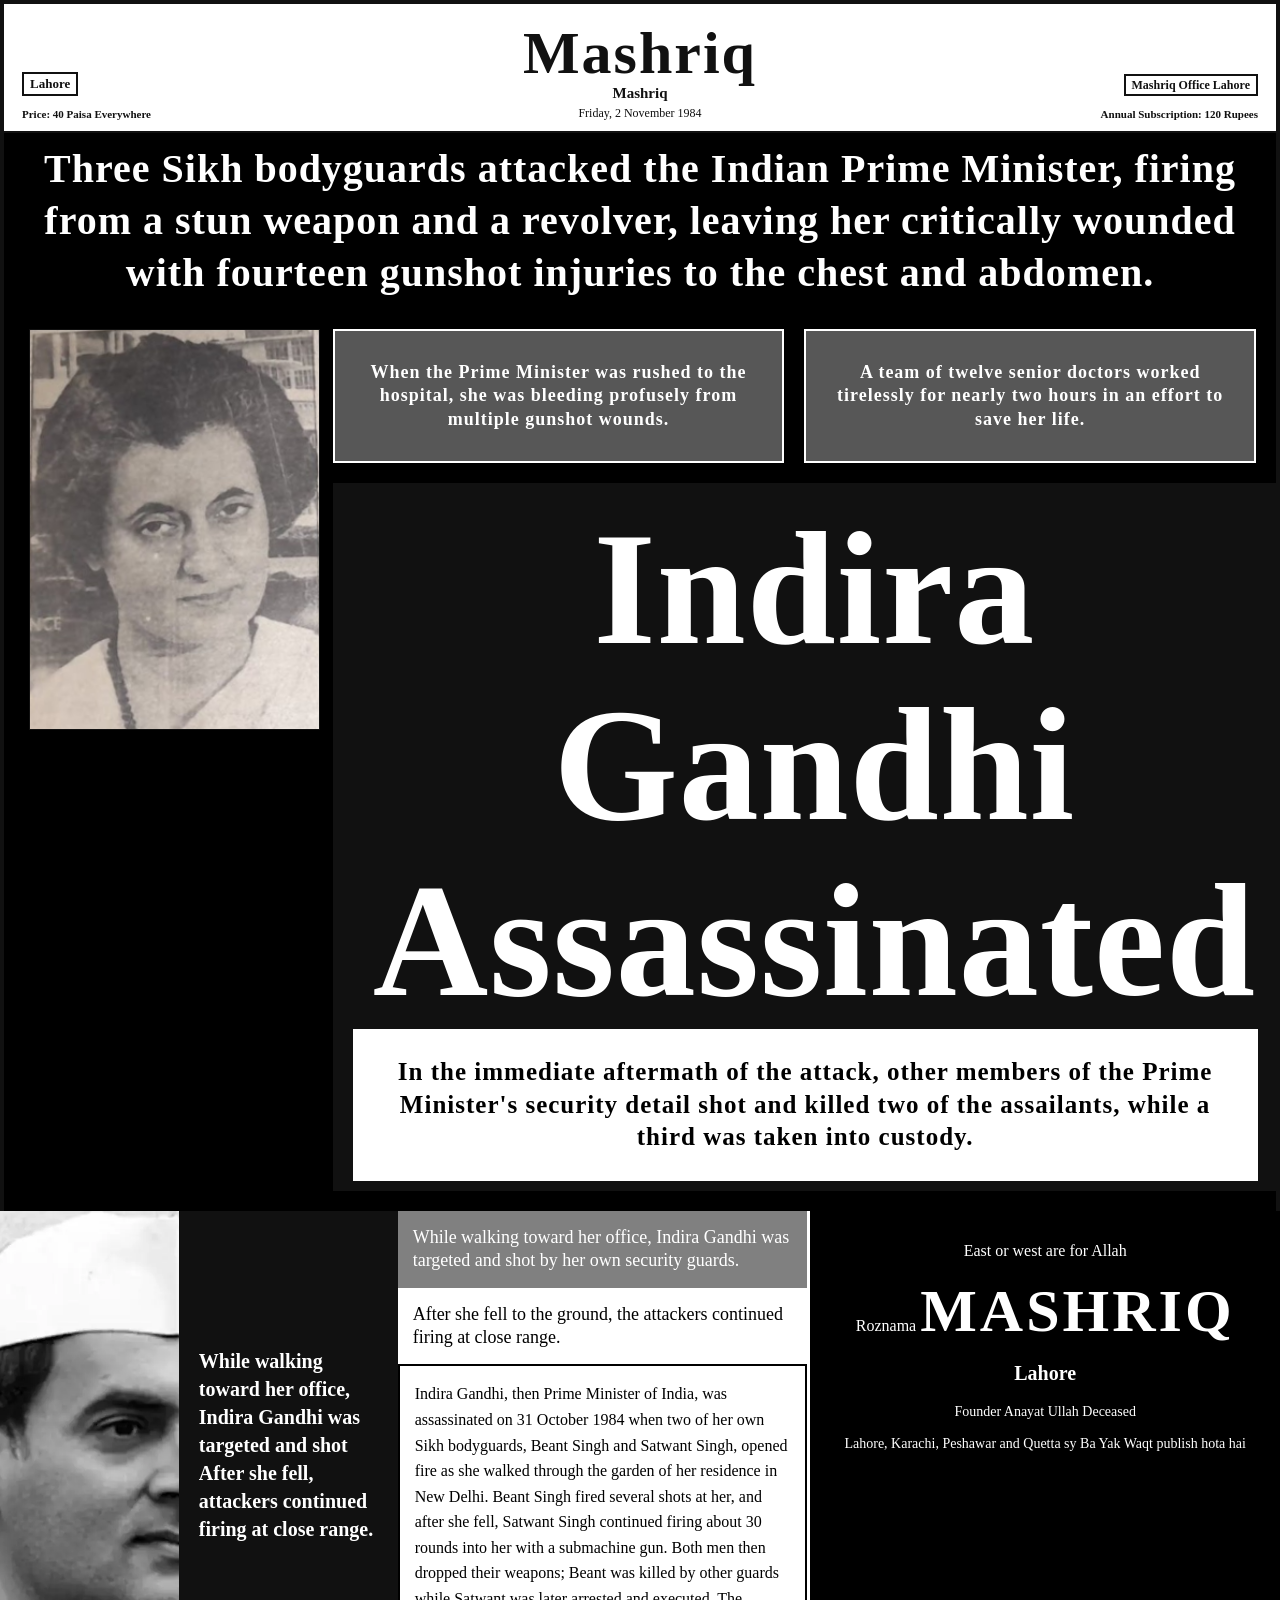
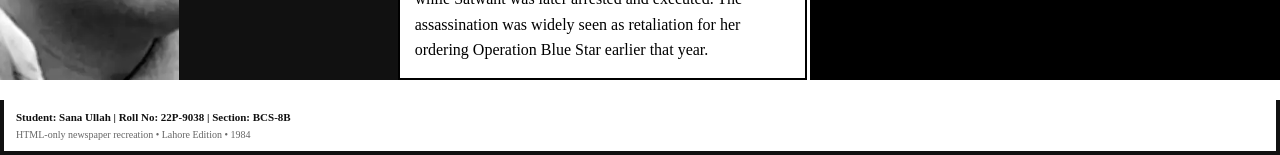
<file: HTML-Newspaper-SanaUllah-22P-9038/index.html>
<!DOCTYPE html>
<html lang="en">
<head>
  <meta charset="UTF-8">
  <title>Mashriq - Newspaper Recreation</title>
  <meta name="viewport" content="width=device-width, initial-scale=1.0">
</head>





<body style="margin: 0; padding: 0; font-family: Georgia, 'Times New Roman', serif; background: #fff; color: #111; line-height: 1.3;">

   <!-- ========================= HEADER (MASTHEAD) ========================= -->

  <!-- HEADER (MASTHEAD) -->
  <header style="border: 4px solid #111; border-bottom: none; padding: 10px 0 0 0; text-align: center; background: #fff; color: #111; margin-bottom: 0; position: relative;">
    <div style="display: flex; align-items: flex-end; justify-content: space-between; width: 100%;">
      <div style="width: 32%; min-width: 180px; text-align: left; padding-left: 18px; font-size: 13px; font-weight: bold; line-height: 1.2;">
        <div style="border: 2px solid #111; padding: 2px 6px; display: inline-block; margin-bottom: 6px; background: #fff;">Lahore</div>
        <div style="margin-top: 6px; font-size: 11px;">Price: 40 Paisa Everywhere</div>
      </div>
      <div style="width: 36%;">
        <h1 style="margin: 0; font-size: 60px; font-weight: bold; letter-spacing: 2px; font-family: serif; color: #111;">Mashriq</h1>
        <div style="font-size: 15px; font-weight: bold; margin-top: -8px;">Mashriq</div>
        <div style="font-size: 12px; margin-top: 2px;">Friday, 2 November 1984</div>
      </div>
      <div style="width: 32%; min-width: 180px; text-align: right; padding-right: 18px; font-size: 12px; font-weight: bold; line-height: 1.2;">
        <div style="border: 2px solid #111; padding: 2px 6px; display: inline-block; margin-bottom: 6px; background: #fff;">Mashriq Office Lahore</div>
        <div style="margin-top: 6px; font-size: 11px;">Annual Subscription: 120 Rupees</div>
      </div>
    </div>
    <div style="border-top: 2px solid #111; margin: 10px 0 0 0;"></div>
  </header>




<div style="border-left: 4px solid #111; border-right: 4px solid #111; background: #000; padding: 0; font-size: 18px; font-weight: bold; text-align: center; letter-spacing: 1px;">

  <!-- TOP HEADING -->
  <div style="padding: 10px 20px; font-size: 40px; font-family: serif; color: #fff; background: #000;">
    Three Sikh bodyguards attacked the Indian Prime Minister, firing from a stun weapon and a revolver, leaving her critically wounded with fourteen gunshot injuries to the chest and abdomen.
  </div>

  <!-- MAIN CONTENT ROW -->
  <div style="display: flex; align-items: flex-start; gap: 20px; padding: 20px; background: #000;">

    <!-- LEFT IMAGE -->
    <div style="width: 25%; min-width: 200px;">
    <img src="images/Original Portrait.PNG" alt="Portrait" style="width: 100%; height: 15%; border: 1px solid #111; display: block; margin-left: 5px;">
    </div>

    <!-- RIGHT SECTION (Centered Vertically) -->
    <div style="width: 75%; display: flex; flex-direction: column; gap: 20px; justify-content: center;">

      <!-- GREY BOXES -->
      <div style="display: flex; gap: 20px; justify-content: center;">

        <div style="flex: 1; border: 2px solid #fff; background: #575757; color: #fff; padding: 30px; display: flex; align-items: center; justify-content: center; text-align: center; font-size: 18px;">
          When the Prime Minister was rushed to the hospital, she was bleeding profusely from multiple gunshot wounds.
        </div>

        <div style="flex: 1; border: 2px solid #fff; background: #575757; color: #fff; padding: 30px; display: flex; align-items: center; justify-content: center; text-align: center; font-size: 18px;">
          A team of twelve senior doctors worked tirelessly for nearly two hours in an effort to save her life.
        </div>

      </div>

      <!-- MAIN HEADLINE BANNER -->
      <div style="background: #111; color: #fff; padding: 18px 20px 10px 20px; text-align: center;  width: 100%;">

        <div style="font-size: 160px; font-weight: bold; letter-spacing: 1px; font-family: serif; line-height: 1.1;">
          Indira Gandhi Assassinated
        </div>


      <div style="width: 98%;  padding: 20px; box-sizing: border-box; border: 7px solid #ffffff; background: #ffffff; color: #000000; font-size: 25px; font-weight: bold;">
        In the immediate aftermath of the attack, other members of the Prime Minister's security detail shot and killed two of the assailants, while a third was taken into custody.
      </div>

      </div>

    </div>

  </div>

</div>









<div style="display:flex; width:100%;">

    <!-- LEFT SECTION -->
    <div style="width:33%; display:flex;">

        <!-- IMAGE (LEFT MOST) -->
        <div style="width:50%;">
            <img src="images/rajiv gandhi.png" alt="Indira Gandhi" style="width:100%; height:100%; object-fit:cover;">
        </div>

        <!-- DARK TEXT AREA -->
        <div style="width:50%; background-color:#111; color:white; padding:20px; display:flex; flex-direction:column; justify-content:center; font-size:20px; font-weight:bold; line-height:1.4;">

            <div>
                While walking toward her office,
            </div>

            <div>
                Indira Gandhi was targeted and shot
            </div>

            <div>
                After she fell, attackers continued firing at close range.
            </div>

        </div>

    </div>


    <!-- MIDDLE SECTION -->
    <div style="width:34%;">

        <div style="background-color:grey; color:white; padding:15px; font-size:18px;">
            While walking toward her office, Indira Gandhi was targeted and shot by her own security guards.
        </div>

        <div style="background-color:white; color:black; padding:15px; font-size:18px;">
            After she fell to the ground, the attackers continued firing at close range.
        </div>

        <div style="background-color:white; color:black; padding:15px; font-size:16px; line-height:1.6; border:2px solid black;">
            Indira Gandhi, then Prime Minister of India, was assassinated on 31 October 1984 when two of her own Sikh bodyguards, Beant Singh and Satwant Singh, opened fire as she walked through the garden of her residence in New Delhi. Beant Singh fired several shots at her, and after she fell, Satwant Singh continued firing about 30 rounds into her with a submachine gun. Both men then dropped their weapons; Beant was killed by other guards while Satwant was later arrested and executed. The assassination was widely seen as retaliation for her ordering Operation Blue Star earlier that year.
        </div>

    </div>


    <!-- RIGHT SECTION (MASHRIQ) -->
    <div style="width:34%; background-color:black; color:white; padding:30px; border-left:3px solid white; font-family:'Times New Roman', serif; text-align:center;">

        <div style="font-size:16px; margin-bottom:10px;">
            East or west are for Allah
        </div>

        <div>
            <span>Roznama </span>
            <span style="font-size:60px; font-weight:bold; letter-spacing:3px;">
                MASHRIQ
            </span>

            <div style="font-size:20px; font-weight:bold; margin-top:10px;">
                Lahore
            </div>
        </div>

        <div style="font-size:14px; margin-top:15px; line-height:1.6;">
            Founder Anayat Ullah Deceased
        </div>

        <div style="font-size:14px; margin-top:10px; line-height:1.6;">
            Lahore, Karachi, Peshawar and Quetta sy Ba Yak Waqt publish hota hai
        </div>

    </div>

</div>



  <!-- ========================= FOOTER ========================= -->

  <footer style="border: 4px solid #111; border-top: none; padding: 10px 12px; font-size: 11px; background: #fff; color: #111; margin-top: 20px;">
    <p style="margin: 0 0 4px 0; font-weight: bold;">
      Student: Sana Ullah | Roll No: 22P-9038 | Section: BCS-8B
    </p>
    <p style="margin: 0; font-size: 10px; color: #666;">
      HTML-only newspaper recreation • Lahore Edition • 1984
    </p>
  </footer>

</body>
</html>
</file>
